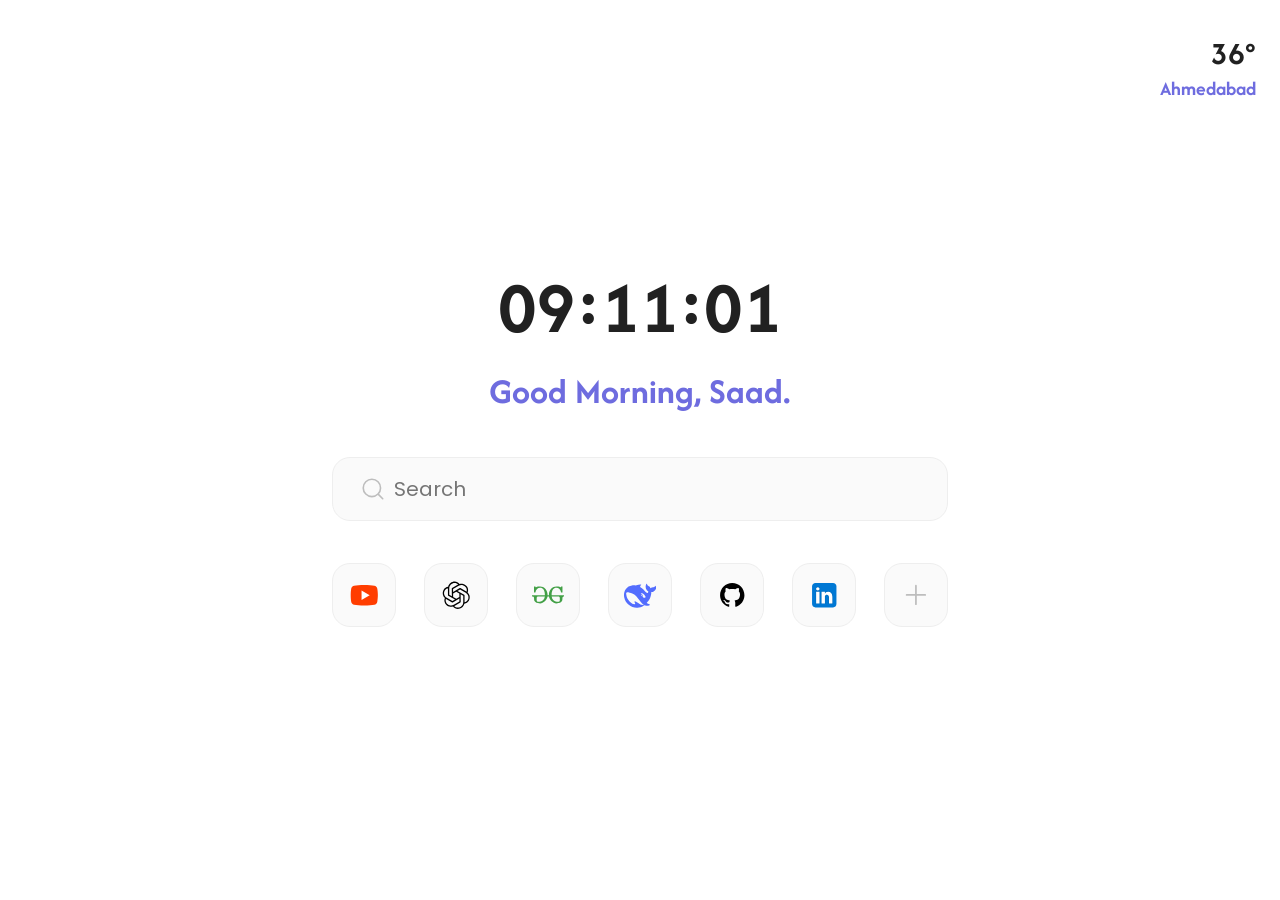
<file: 26.09.2026-httpserver/MyFirstHttp/wwwroot/index.html>
<!DOCTYPE html>
<html lang="en">
<head>
    <meta charset="UTF-8">
    <meta name="viewport" content="width=device-width, initial-scale=1.0">
    <title>Search Engine</title>
    <link rel="stylesheet" href="styles.css">
    <link rel="preconnect" href="https://fonts.googleapis.com">
    <link rel="preconnect" href="https://fonts.gstatic.com" crossorigin>
    <link href="https://fonts.googleapis.com/css2?family=Afacad:ital,wght@0,400..700;1,400..700&display=swap" rel="stylesheet">
    <link href="https://fonts.googleapis.com/css2?family=Poppins:ital,wght@0,100;0,200;0,300;0,400;0,500;0,600;0,700;0,800;0,900;1,100;1,200;1,300;1,400;1,500;1,600;1,700;1,800;1,900&display=swap" rel="stylesheet">
</head>
<body>
    <header>
        <div class="right-corner">
            <div class="temperature">36°</div>
            <div class="location">Ahmedabad</div>
        </div>
    </header>
    <main>
        <div class="main-menu">
            <div class="personal-info">
                <div class="time">09:11:01</div>
                <div class="message">Good Morning, Saad.</div>
            </div>

            <div class="site-bar">
                <div class="search-bar">
                    <svg class="zoom-logo" width="28" height="28" viewBox="0 0 28 28" fill="none" xmlns="http://www.w3.org/2000/svg">
                    <path d="M19.8334 19.8334L24.5 24.5" stroke="#BDBDBD" stroke-width="1.75" stroke-linecap="round" stroke-linejoin="round"/>
                    <path d="M22.1667 12.8333C22.1667 7.67867 17.988 3.5 12.8333 3.5C7.67867 3.5 3.5 7.67867 3.5 12.8333C3.5 17.988 7.67867 22.1667 12.8333 22.1667C17.988 22.1667 22.1667 17.988 22.1667 12.8333Z" stroke="#BDBDBD" stroke-width="1.75" stroke-linecap="round" stroke-linejoin="round"/>
                    </svg>
                    <input id="search-site" type="search" placeholder="Search">
                </div>

                <ul class="social-links-section">
                    <li class="social-links">
                        <a href="https://www.youtube.com/" target="_self" class="bookmark-logo">
                            <svg width="32" height="32" viewBox="0 0 32 32" fill="none" xmlns="http://www.w3.org/2000/svg">
                            <path d="M29.2499 22.9531C28.979 24.375 27.828 25.4583 26.4061 25.6615C24.1717 26 20.4478 26.4062 16.2499 26.4062C12.1196 26.4062 8.39569 26 6.09361 25.6615C4.67173 25.4583 3.52069 24.375 3.24986 22.9531C2.97902 21.3958 2.70819 19.0937 2.70819 16.25C2.70819 13.4062 2.97902 11.1042 3.24986 9.54687C3.52069 8.125 4.67173 7.04167 6.09361 6.83854C8.32798 6.5 12.0519 6.09375 16.2499 6.09375C20.4478 6.09375 24.104 6.5 26.4061 6.83854C27.828 7.04167 28.979 8.125 29.2499 9.54687C29.5207 11.1042 29.8592 13.4062 29.8592 16.25C29.7915 19.0937 29.5207 21.3958 29.2499 22.9531Z" fill="#FF3D00"/>
                            <path d="M13.5417 20.9895V11.5104L21.6667 16.25L13.5417 20.9895Z" fill="white"/>
                            </svg>
                        </a>
                    </li>

                    <li class="social-links">
                        <a href="https://chatgpt.com/" target="_self" class="bookmark-logo">
                            <svg width="32" height="32" viewBox="0 0 32 32" fill="none" xmlns="http://www.w3.org/2000/svg">
                            <path d="M29.5118 16.6153C29.1829 15.3868 28.5251 14.3058 27.6229 13.455C28.36 11.7227 28.2488 9.73438 27.3063 8.10093C26.4022 6.53573 24.9429 5.41578 23.197 4.94778C21.9679 4.61888 20.7017 4.64748 19.5122 5.00498C18.3792 3.49828 16.6151 2.59998 14.7204 2.59998C11.5315 2.59998 8.85673 4.82038 8.14498 7.79413C8.13847 7.79478 8.13262 7.79218 8.12612 7.79283C6.23983 8.02683 4.61353 9.10518 3.66388 10.7497C2.75973 12.3149 2.51988 14.1388 2.98788 15.8847C3.31743 17.1138 3.97523 18.1961 4.87873 19.0469C4.14163 20.7798 4.24823 22.761 5.19333 24.399C6.09748 25.9642 7.55673 27.0842 9.30263 27.5522C9.88503 27.7082 10.4772 27.7855 11.0648 27.7855C11.7167 27.7855 12.3615 27.6809 12.9868 27.493C14.1191 29.0023 15.8761 29.9 17.7793 29.9C20.9714 29.9 23.6475 27.6757 24.3573 24.698C26.2293 24.4705 27.8874 23.3941 28.8364 21.7503C29.7399 20.1851 29.9798 18.3612 29.5118 16.6153ZM22.8603 6.20293C24.2715 6.58058 25.4499 7.48603 26.1799 8.75028C26.8617 9.93133 26.9878 11.3503 26.5497 12.6288C26.4854 12.5885 26.4243 12.5437 26.3586 12.5053L20.3988 9.06423C20.196 8.94788 19.9451 8.94918 19.7423 9.06813L13.1136 12.9948L13.0798 10.0002L18.7107 6.74958C19.9763 6.01898 21.4498 5.82593 22.8603 6.20293ZM19.3289 14.4267L19.3692 18.0043L16.2908 19.8276L13.1714 18.0732L13.1311 14.4956L16.2095 12.6724L19.3289 14.4267ZM9.25257 9.36778C9.25257 6.35243 11.7057 3.89998 14.7204 3.89998C16.0912 3.89998 17.3802 4.49538 18.2681 5.51718C18.1998 5.55358 18.129 5.58413 18.0614 5.62313L12.1009 9.06423C11.8981 9.18188 11.7733 9.40028 11.7759 9.63428L11.8623 17.3374L9.25257 15.8697V9.36778ZM4.24303 15.5486C3.86538 14.1381 4.05973 12.6639 4.78968 11.3997C5.47868 10.2063 6.62463 9.40158 7.96427 9.14158C7.96168 9.21698 7.95257 9.29108 7.95257 9.36778V16.25C7.95257 16.4846 8.07932 16.7011 8.28407 16.8168L14.9979 20.5933L12.4213 22.1195L6.79103 18.8682C5.52612 18.1382 4.62133 16.9598 4.24303 15.5486ZM9.63932 26.297C8.22817 25.9194 7.04972 25.0139 6.31977 23.7497C5.63532 22.5641 5.50792 21.149 5.94732 19.8692C6.01297 19.9101 6.07473 19.9556 6.14168 19.9946L12.1015 23.4357C12.2016 23.4936 12.3141 23.5228 12.4265 23.5228C12.5416 23.5228 12.656 23.4923 12.758 23.4318L19.3867 19.5052L19.4205 22.4997L13.7896 25.7504C12.5247 26.4816 11.0505 26.676 9.63932 26.297ZM23.2471 23.1322C23.2471 26.1475 20.7946 28.6 17.7793 28.6C16.4019 28.6 15.1182 28.0026 14.2309 26.9789C14.2992 26.9425 14.3713 26.9152 14.4389 26.8762L20.3994 23.4351C20.6022 23.3174 20.727 23.099 20.7244 22.865L20.6373 15.1625L23.2471 16.6302V23.1322ZM27.71 21.1003C27.0236 22.2898 25.864 23.1062 24.5354 23.3642C24.538 23.2862 24.5471 23.2102 24.5471 23.1322V16.25C24.5471 16.0153 24.4203 15.7989 24.2156 15.6832L17.5017 11.9067L20.0783 10.3805L25.7086 13.6318C26.9735 14.3617 27.8783 15.5408 28.2566 16.9513C28.6343 18.3618 28.4399 19.836 27.71 21.1003Z" fill="black"/>
                            </svg>
                        </a>
                    </li>

                    <li class="social-links">
                        <a href="https://www.geeksforgeeks.org/" target="_self" class="bookmark-logo">
                            <svg width="32" height="32" viewBox="0 0 32 32" fill="none" xmlns="http://www.w3.org/2000/svg">
                            <g clip-path="url(#clip0_2225_1126)">
                            <path d="M19.6591 16.25C19.6449 16.0272 19.6354 15.8024 19.6354 15.5729C19.6354 11.4562 21.5719 8.80204 24.375 8.80204C26.6845 8.80204 28.6609 10.6044 29.1146 13.5416H30.4688L30.4694 7.44788H29.1146C29.1146 7.44788 28.7537 8.46756 28.4375 8.23329C27.1517 7.51152 25.9167 7.46683 24.3588 7.46683C20.4317 7.46683 16.9271 11.0093 16.9271 15.5187C16.9271 15.7652 16.9413 16.0082 16.9603 16.25H15.5391C15.5587 16.0082 15.5729 15.7652 15.5729 15.5187C15.5729 11.0093 12.0683 7.46683 8.14125 7.46683C6.58328 7.46683 5.34828 7.51084 4.0625 8.23329C3.7463 8.46756 3.38542 7.44788 3.38542 7.44788H2.03057L2.03125 13.5416H3.38542C3.83906 10.6044 5.81547 8.80204 8.125 8.80204C10.9281 8.80204 12.8646 11.4562 12.8646 15.5729C12.8646 15.8024 12.8551 16.0272 12.8409 16.25H0V17.6041H0.683177C1.41646 17.6041 2.02177 18.1871 2.03667 18.9197C2.0624 20.1696 2.18292 21.6707 2.70833 22.3437C3.56755 23.444 4.73958 24.375 8.125 24.375C11.5253 24.375 14.8417 21.3098 15.5729 17.6041H16.9271C17.6583 21.3098 20.9747 24.375 24.375 24.375C27.7604 24.375 28.9324 23.444 29.7917 22.3437C30.3171 21.6707 30.4376 20.1696 30.4633 18.9197C30.4782 18.1871 31.0842 17.6041 31.8168 17.6041H32.5V16.25H19.6591ZM7.77089 22.838C6.68417 22.838 4.9576 22.8339 4.73958 21.6666C4.66578 21.2719 4.67797 19.9556 4.70099 18.9271C4.71792 18.1912 5.31849 17.6041 6.05516 17.6041H12.8646C12.327 20.8413 10.1664 22.838 7.77089 22.838ZM27.7604 21.6666C27.5424 22.8339 25.8158 22.838 24.7291 22.838C22.3343 22.838 20.173 20.8413 19.6354 17.6041H26.4448C27.1815 17.6041 27.7821 18.1912 27.799 18.9271C27.822 19.9556 27.8342 21.2719 27.7604 21.6666Z" fill="#43A047"/>
                            </g>
                            <defs>
                            <clipPath id="clip0_2225_1126">
                            <rect width="32.5" height="32.5" fill="white"/>
                            </clipPath>
                            </defs>
                            </svg>
                        </a>
                    </li>

                    <li class="social-links">
                        <a href="https://www.deepseek.com/" target="_self" class="bookmark-logo">
                            <svg width="32" height="32" viewBox="0 0 32 32" fill="none" xmlns="http://www.w3.org/2000/svg">
                            <g clip-path="url(#clip0_2225_1129)">
                            <path d="M32.1586 6.82094C31.8147 6.65235 31.6664 6.97396 31.4646 7.13714C31.3956 7.18995 31.3373 7.25834 31.2791 7.32131C30.776 7.85891 30.1883 8.21167 29.4198 8.16969C28.2972 8.10672 27.3385 8.45948 26.4908 9.31803C26.3107 8.25907 25.7121 7.62667 24.8014 7.2211C24.3248 7.01053 23.8427 6.79928 23.5089 6.34089C23.276 6.01454 23.2123 5.65094 23.0959 5.29276C23.0214 5.07678 22.9476 4.85537 22.6984 4.81881C22.4283 4.77683 22.3226 5.00297 22.2163 5.19323C21.7925 5.96782 21.6286 6.82162 21.6442 7.68558C21.6814 9.62948 22.5021 11.1786 24.1332 12.2796C24.3187 12.4062 24.3661 12.5321 24.3079 12.717C24.1968 13.0961 24.0641 13.4652 23.9476 13.8443C23.8732 14.0867 23.7621 14.1395 23.5028 14.0339C22.6077 13.6602 21.8345 13.107 21.1513 12.4373C19.9914 11.3154 18.9426 10.077 17.6345 9.10745C17.3271 8.88063 17.0204 8.67006 16.7022 8.46964C15.3676 7.1737 16.8769 6.10933 17.2262 5.98271C17.5919 5.85068 17.3535 5.39771 16.172 5.40313C14.9912 5.40855 13.9106 5.80329 12.5334 6.33006C12.3323 6.40928 12.1204 6.46683 11.903 6.51422C10.6531 6.27724 9.35514 6.22443 7.99962 6.37745C5.44702 6.66183 3.40764 7.86839 1.90858 9.92875C0.107541 12.4048 -0.315636 15.2181 0.20301 18.1533C0.748739 21.2462 2.32702 23.8063 4.75233 25.8084C7.26837 27.8843 10.1649 28.9013 13.4705 28.7063C15.478 28.5905 17.7131 28.3217 20.2338 26.1882C20.8696 26.5044 21.5365 26.631 22.6436 26.7258C23.496 26.8051 24.3173 26.6839 24.9531 26.5518C25.9491 26.3413 25.88 25.4191 25.5198 25.2505C23.0207 24.375 22.6625 23.9965 22.6625 23.9965C24.1454 22.2422 26.3804 20.4188 27.2545 14.5126C27.3236 14.0441 27.2653 13.7489 27.2545 13.369C27.2491 13.1375 27.3019 13.0474 27.5673 13.021C28.2979 12.9364 29.0082 12.7366 29.6595 12.3784C31.5506 11.3459 32.313 9.64912 32.4931 7.61584C32.5188 7.30573 32.487 6.98412 32.1586 6.82094ZM15.6818 25.1245C12.8536 22.901 11.4819 22.1691 10.9151 22.2002C10.3857 22.232 10.4811 22.838 10.5976 23.2328C10.7195 23.6228 10.8786 23.8916 11.1007 24.2335C11.2544 24.4603 11.36 24.7975 10.947 25.0501C10.0363 25.6141 8.45259 24.8605 8.37811 24.8232C6.53509 23.7379 4.99405 22.3045 3.90801 20.345C2.85921 18.4586 2.25051 16.4355 2.14962 14.2756C2.12322 13.7543 2.27692 13.5694 2.79556 13.4746C3.47874 13.348 4.18291 13.3216 4.86676 13.4218C7.75317 13.8436 10.211 15.1342 12.2713 17.1783C13.4474 18.3429 14.3371 19.7336 15.2532 21.0932C16.2275 22.5367 17.2763 23.9119 18.6109 25.0392C19.0821 25.4346 19.4586 25.7346 19.8181 25.956C18.7327 26.0779 16.9209 26.1043 15.6818 25.1245ZM17.038 16.4044C17.038 16.1728 17.2235 15.988 17.4564 15.988C17.5093 15.988 17.5573 15.9981 17.5993 16.0144C17.6575 16.0354 17.7104 16.0672 17.753 16.1146C17.8275 16.1884 17.8695 16.294 17.8695 16.4044C17.8695 16.6359 17.6839 16.8208 17.451 16.8208C17.2181 16.8208 17.038 16.6366 17.038 16.4044ZM21.2481 18.565C20.978 18.6753 20.7078 18.7701 20.4485 18.7809C20.0456 18.8019 19.6062 18.6388 19.3679 18.4383C18.9968 18.1276 18.7321 17.9535 18.621 17.4112C18.5736 17.1796 18.6 16.8208 18.642 16.6156C18.7375 16.1728 18.6312 15.8884 18.319 15.6305C18.0645 15.4199 17.7415 15.3617 17.3867 15.3617C17.254 15.3617 17.1328 15.3034 17.0427 15.256C16.8945 15.1822 16.7726 14.9981 16.889 14.7713C16.9263 14.6975 17.1064 14.5187 17.1484 14.4869C17.6305 14.2127 18.1863 14.3027 18.7002 14.5079C19.1769 14.7029 19.5371 15.061 20.0564 15.5668C20.5859 16.1782 20.6814 16.3468 20.9834 16.8052C21.2217 17.1634 21.439 17.5324 21.5873 17.9535C21.6774 18.2169 21.5609 18.4329 21.2481 18.565Z" fill="#536DFE"/>
                            </g>
                            <defs>
                            <clipPath id="clip0_2225_1129">
                            <rect width="32.5" height="32.5" fill="white"/>
                            </clipPath>
                            </defs>
                            </svg>
                        </a>
                    </li>

                    <li class="social-links">
                        <a href="https://www.github.com/" target="_self" class="bookmark-logo">
                            <svg width="32" height="32" viewBox="0 0 32 32" fill="none" xmlns="http://www.w3.org/2000/svg">
                            <path fill-rule="evenodd" clip-rule="evenodd" d="M16.25 4.0625C9.51752 4.0625 4.0625 9.51752 4.0625 16.25C4.0625 21.6336 7.55371 26.2039 12.3978 27.8146C13.0087 27.9257 13.2309 27.5528 13.2309 27.2275C13.2309 26.9379 13.219 26.1722 13.215 25.1566C9.823 25.8905 9.10889 23.522 9.10889 23.522C8.55347 22.1136 7.75604 21.7368 7.75604 21.7368C6.64917 20.983 7.83936 20.9988 7.83936 20.9988C9.06128 21.0861 9.70398 22.2525 9.70398 22.2525C10.791 24.1171 12.5565 23.5776 13.2507 23.2681C13.3618 22.4786 13.6792 21.9431 14.0244 21.6376C11.3187 21.3321 8.47412 20.2847 8.47412 15.6152C8.47412 14.2822 8.9502 13.1952 9.72778 12.3422C9.6048 12.0367 9.18427 10.795 9.8468 9.11682C9.8468 9.11682 10.8704 8.7915 13.1992 10.3665C14.1711 10.0967 15.2145 9.96185 16.25 9.95789C17.2855 9.96185 18.3289 10.0967 19.3008 10.3665C21.6296 8.7915 22.6492 9.11682 22.6492 9.11682C23.3157 10.795 22.8992 12.0367 22.7722 12.3422C23.5538 13.1952 24.0219 14.2822 24.0219 15.6152C24.0219 20.2966 21.1734 21.3242 18.4598 21.6296C18.8962 22.0026 19.285 22.7484 19.285 23.8831C19.285 25.5136 19.2731 26.8268 19.2731 27.2275C19.2731 27.5528 19.4913 27.9337 20.1102 27.8146C24.9503 26.2 28.4375 21.6336 28.4375 16.25C28.4375 9.51752 22.9825 4.0625 16.25 4.0625Z" fill="black"/>
                            </svg>
                        </a>
                    </li>

                    <li class="social-links">
                        <a href="https://www.linkedin.com/" target="_self" class="bookmark-logo">
                            <svg width="32" height="32" viewBox="0 0 32 32" fill="none" xmlns="http://www.w3.org/2000/svg">
                            <path d="M28.4375 25.0521C28.4375 26.9222 26.9222 28.4375 25.0521 28.4375H7.44792C5.57849 28.4375 4.0625 26.9222 4.0625 25.0521V7.44792C4.0625 5.57781 5.57849 4.0625 7.44792 4.0625H25.0521C26.9222 4.0625 28.4375 5.57781 28.4375 7.44792V25.0521Z" fill="#0078D4"/>
                            <path opacity="0.05" d="M20.3126 25.052V18.2142C20.3126 17.0706 19.758 16.3874 18.8284 16.3874C18.2766 16.3874 17.871 16.6982 17.6239 17.3109C17.6124 17.3543 17.5961 17.531 17.6029 18.0652L17.6042 25.052H12.8647V12.1875H17.6042V12.9058C18.2962 12.4285 19.1446 12.1875 20.1352 12.1875C23.2139 12.1875 25.0515 14.2817 25.0515 17.7896L25.0522 25.052H20.3126ZM7.448 25.052V12.1875H9.78867C8.43248 12.1875 7.448 11.1908 7.448 9.81699C7.448 8.44454 8.44873 7.44788 9.82727 7.44788C11.1896 7.44788 12.1598 8.41678 12.1876 9.80345C12.1876 11.1874 11.1862 12.1875 9.80763 12.1875H12.1876V25.052H7.448Z" fill="black"/>
                            <path opacity="0.07" d="M20.651 24.7136V18.2143C20.651 16.8784 19.9529 16.0489 18.8283 16.0489C17.9514 16.0489 17.5181 16.6664 17.3096 17.1844C17.254 17.3192 17.2615 17.8541 17.2642 18.0822L17.2655 24.7136H13.203V12.5261H17.2655V13.6351C17.8038 13.0779 18.6705 12.5261 20.135 12.5261C23.0011 12.5261 24.7128 14.4937 24.7128 17.7897L24.7135 24.7136H20.651ZM7.78638 24.7136V12.5261H11.8489V24.7136H7.78638ZM9.78851 11.849C8.62867 11.849 7.78638 10.9945 7.78638 9.81707C7.78638 8.6403 8.64492 7.7865 9.82711 7.7865C10.9944 7.7865 11.8252 8.61863 11.8489 9.8103C11.8489 10.9945 10.9903 11.849 9.80747 11.849H9.78851Z" fill="black"/>
                            <path d="M8.125 12.8646H11.5104V24.375H8.125V12.8646ZM9.80755 11.5104H9.78859C8.77839 11.5104 8.125 10.7575 8.125 9.81703C8.125 8.85625 8.7987 8.125 9.82719 8.125C10.857 8.125 11.4915 8.85625 11.5104 9.81703C11.5104 10.7568 10.857 11.5104 9.80755 11.5104ZM24.375 24.375H20.9896V18.2142C20.9896 16.726 20.1602 15.7104 18.8283 15.7104C17.812 15.7104 17.2622 16.3956 16.9955 17.0578C16.898 17.2947 16.9271 17.9502 16.9271 18.2812V24.375H13.5417V12.8646H16.9271V14.6358C17.4153 13.8802 18.1797 12.8646 20.1351 12.8646C22.5577 12.8646 24.3743 14.388 24.3743 17.7897L24.375 24.375Z" fill="white"/>
                            </svg>
                        </a>
                    </li>

                    <li class="social-links">
                        <a href="" target="_self" class="bookmark-logo">
                            <svg width="28" height="28" viewBox="0 0 28 28" fill="none" xmlns="http://www.w3.org/2000/svg">
                            <path d="M13.9285 4.64282V23.2143M23.2143 13.9285H4.64282" stroke="#BDBDBD" stroke-width="1.74107" stroke-linecap="round" stroke-linejoin="round"/>
                            </svg>
                        </a>
                    </li>
                </ul>
            </div>
        </div>
    </main>
</body>
</html>
</file>
<file: 26.09.2026-httpserver/MyFirstHttp/wwwroot/styles.css>
* {
    margin: 0;
    padding: 0;
    box-sizing: border-box;
    font-family: 'Afacad', sans-serif;
}

body {
    display: flex;
    flex-direction: column;
    min-height: 100vh;
    align-items: center;
    justify-content: center;
}

.right-corner {
    position: fixed;
    right: 0%;
    top: 0;
    margin: 16px;
    padding: 16px 8px 16px 8px;
    display: flex;
    flex-direction: column;
    align-items: end;
}

.temperature {
    color: rgba(33, 33, 33, 1);
    font-weight: 700;
    font-size: 32px;
}

.location {
    color: rgba(110, 108, 223, 1);
    font-weight: 700;
    font-size: 20px;
}

.time {
    color: rgba(33, 33, 33, 1);
    font-weight: 700;
    font-size: 74px;
    margin-bottom: 10px;
}

.personal-info {
    display: flex;
    flex-direction: column;
    justify-content: center;
    align-items: center;
}

.message {
    color: rgba(110, 108, 223, 1);
    font-weight: 700;
    font-size: 36px;
}

.site-bar {
    max-width: 620px;
    width: 100%;
    height: 186px;
}

.search-bar {
    display: flex;
    max-width: 620px;
    width: 100%;
    height: 64px;
    border-radius: 18px;
    border: 1px solid rgb(238, 238, 238);
    background-color: rgba(250, 250, 250, 1);
    margin: 42px 0 42px 0;
    align-items: center;
    padding: 20px 20px 20px 19px;
}

.zoom-logo {
    margin: 8px;
}

#search-site {
    background-color: transparent;
    width: 100%;
    height: 100%;
    font-size: 20px;
    font-family: 'Poppins', sans-serif;
    color: rgba(33, 33, 33, 1);
    outline: none;
    border: none;
}

#search-site:placeholder-shown {
    color: rgb(158, 158, 158);
    border: 0;
}

.social-links-section {
    display: flex;
    flex-direction: row;
    list-style-type: none;
    gap: 28px;
}

.social-links {
    display: flex;
    width: 64px;
    height: 64px;
    border-radius: 18px;
    border: 1px solid rgb(238, 238, 238);
    background-color: rgba(250, 250, 250, 1);
    flex-direction: column;
    justify-content: center;
    align-items: center;
}

.bookmark-logo {
    display: flex;
    width: 32px;
    height: 32px;
    justify-content: center;
    align-items: center;
}


/* MOBILE */
@media (max-width: 640px) {
    .temperature {
        font-size: 22px;
    }

    .location {
        font-size: 14px;
    }

    .main-menu {
        display: flex;
        flex-direction: column;
        height: 100vh;
        justify-content: space-around;
        padding: 120px 0 24px 0;
    }

    .time {
        font-size: 48px;
        gap: 8px;
    }

    .message {
        font-size: 24px;
    }

    .site-bar {
        margin-bottom: 24px;
        bottom: 10%;
        width: 100%;
        max-width: 393px;
        padding: 0 24px;
    }

    .search-bar {
        width: 100%;
        height: 58px;
        border-radius: 16px;
        margin: 24px 0;
        padding: 20px 20px 20px 19px;
    }

    #search-site {
        font-size: 18px;
    }

    .social-links-section {
        flex-wrap: nowrap;
        overflow-x: auto;
        gap: 24px;
        justify-content: flex-start;
        padding-bottom: 8px;
        -webkit-overflow-scrolling: touch;
    }

    .social-links {
        flex-shrink: 0;
        width: 48px;
        height: 48px;
        border-radius: 16px;
    }

}
</file>
